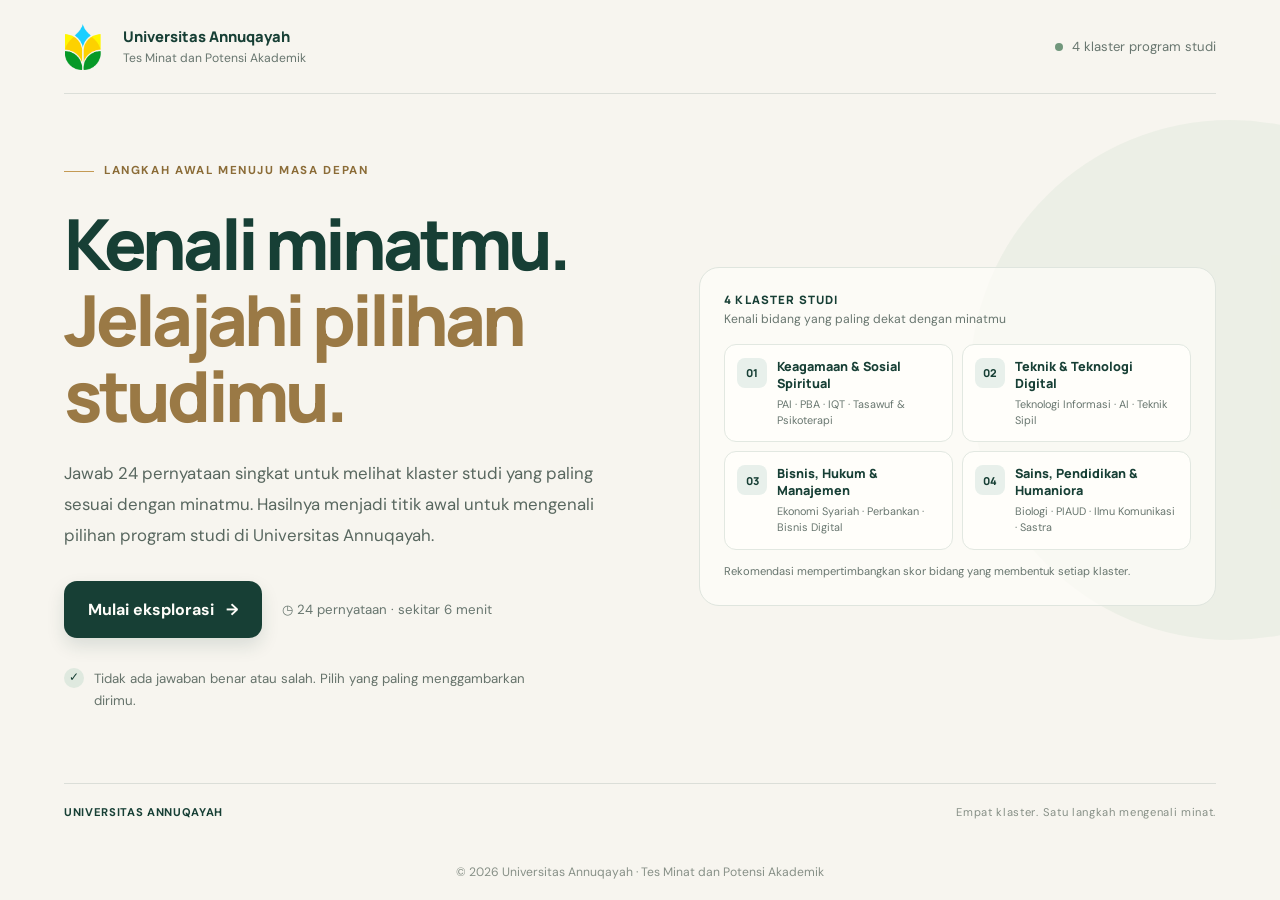
<file: index.html>
<!DOCTYPE html>
<html lang="id">
<head>
  <meta charset="UTF-8">
  <meta name="viewport" content="width=device-width, initial-scale=1.0">
  <meta name="theme-color" content="#173f35">
  <meta name="description" content="Kenali kecenderungan minat akademik Anda melalui Tes Minat dan Potensi Akademik Universitas Annuqayah.">
  <title>Tes Minat dan Potensi Akademik | Universitas Annuqayah</title>
  <link rel="icon" href="assets/logo-head.png" type="image/png">
  <link rel="preconnect" href="https://fonts.googleapis.com">
  <link rel="preconnect" href="https://fonts.gstatic.com" crossorigin>
  <link href="https://fonts.googleapis.com/css2?family=DM+Sans:wght@400;500;600;700&family=Manrope:wght@400;500;600;700;800&display=swap" rel="stylesheet">
  <link rel="stylesheet" href="css/styles.css">
</head>
<body>
  <a class="skip-link" href="#testPage">Lewati ke formulir tes</a>

  <section class="landing" id="landingPage">
    <nav class="topbar" aria-label="Identitas universitas">
      <a class="brand" href="index.html" aria-label="Tes Minat dan Potensi Akademik Universitas Annuqayah">
        <img src="assets/logo-head.png" alt="" class="brand-logo">
        <span><strong>Universitas Annuqayah</strong><small>Tes Minat dan Potensi Akademik</small></span>
      </a>
      <span class="topbar-note"><span class="status-dot"></span> 4 klaster program studi</span>
    </nav>

    <main class="hero">
      <div class="hero-copy">
        <p class="eyebrow"><span class="eyebrow-line"></span> LANGKAH AWAL MENUJU MASA DEPAN</p>
        <h1>Kenali minatmu.<br><em>Jelajahi pilihan studimu.</em></h1>
        <p class="hero-description">Jawab 24 pernyataan singkat untuk melihat klaster studi yang paling sesuai dengan minatmu. Hasilnya menjadi titik awal untuk mengenali pilihan program studi di Universitas Annuqayah.</p>
        <div class="hero-actions">
          <button class="btn btn-primary btn-large" id="startTestBtn" type="button">Mulai eksplorasi <span aria-hidden="true">→</span></button>
          <span class="time-note"><span aria-hidden="true">◷</span> 24 pernyataan · sekitar 6 menit</span>
        </div>
        <div class="trust-note"><span class="trust-icon" aria-hidden="true">✓</span><span>Tidak ada jawaban benar atau salah. Pilih yang paling menggambarkan dirimu.</span></div>
      </div>
      <div class="hero-art cluster-overview" aria-label="Empat klaster program studi Universitas Annuqayah">
        <div class="cluster-overview-head"><span>4 KLASTER STUDI</span><small>Kenali bidang yang paling dekat dengan minatmu</small></div>
        <div class="cluster-grid">
          <article class="cluster-tile"><span class="cluster-mark">01</span><div><strong>Keagamaan & Sosial Spiritual</strong><small>PAI · PBA · IQT · Tasawuf & Psikoterapi</small></div></article>
          <article class="cluster-tile"><span class="cluster-mark">02</span><div><strong>Teknik & Teknologi Digital</strong><small>Teknologi Informasi · AI · Teknik Sipil</small></div></article>
          <article class="cluster-tile"><span class="cluster-mark">03</span><div><strong>Bisnis, Hukum & Manajemen</strong><small>Ekonomi Syariah · Perbankan · Bisnis Digital</small></div></article>
          <article class="cluster-tile"><span class="cluster-mark">04</span><div><strong>Sains, Pendidikan & Humaniora</strong><small>Biologi · PIAUD · Ilmu Komunikasi · Sastra</small></div></article>
        </div>
        <p class="cluster-footnote">Rekomendasi mempertimbangkan skor bidang yang membentuk setiap klaster.</p>
      </div>
    </main>
    <div class="landing-bottom">
      <span>UNIVERSITAS ANNUQAYAH</span><span>Empat klaster. Satu langkah mengenali minat.</span>
    </div>
  </section>

  <div id="testPage" class="test-shell hidden">
    <header class="app-header">
      <a class="brand" href="index.html" aria-label="Kembali ke beranda">
        <img src="assets/logo-head.png" alt="" class="brand-logo">
        <span><strong>Universitas Annuqayah</strong><small>Tes Minat dan Potensi Akademik</small></span>
      </a>
      <button type="button" class="text-button" id="backToHomeBtn">Keluar dari tes</button>
    </header>

    <main class="test-main">
      <section id="section-biodata" class="panel form-panel" aria-labelledby="biodataTitle">
        <div class="panel-heading">
          <span class="step-kicker">LANGKAH 01</span>
          <h2 id="biodataTitle">Kenalan dulu, yuk</h2>
          <p>Informasi ini membantu mengidentifikasi hasil tesmu.</p>
        </div>
        <form id="biodataForm" novalidate>
          <div class="form-grid">
            <div class="form-group form-wide">
              <label for="nama">Nama lengkap <span class="required-mark">*</span></label>
              <input type="text" id="nama" name="nama" autocomplete="name" maxlength="100" placeholder="Contoh: Ahmad Fulan" required>
              <small class="field-hint">Gunakan nama yang ingin dicantumkan pada laporan.</small>
            </div>
            <div class="form-group">
              <label for="asalSekolah">Asal sekolah <span class="required-mark">*</span></label>
              <input type="text" id="asalSekolah" name="asalSekolah" autocomplete="organization" maxlength="150" placeholder="Nama sekolah" required>
            </div>
            <div class="form-group">
              <label for="kelas">Kelas / tahun lulus <span class="required-mark">*</span></label>
              <input type="text" id="kelas" name="kelas" maxlength="60" placeholder="Contoh: XII / 2026" required>
            </div>
            <div class="form-group form-wide">
              <label for="whatsapp">Nomor WhatsApp <span class="required-mark">*</span></label>
              <input type="tel" id="whatsapp" name="whatsapp" autocomplete="tel" inputmode="tel" maxlength="25" placeholder="Contoh: 08xxxxxxxxxx" required>
              <small class="field-hint">Masukkan nomor yang aktif, tanpa perlu menambahkan tanda +.</small>
            </div>
          </div>
          <div class="privacy-consent">
            <label class="checkline" for="dataConsent">
              <input type="checkbox" id="dataConsent" required>
              <span>Saya menyetujui data diri dan hasil tes dikirim ke Google Sheets untuk memproses tes ini.</span>
            </label>
            <p>Jangan masukkan informasi yang tidak diperlukan. Pastikan pengelola tes telah menyediakan penjelasan privasi sebelum menggunakan data untuk tujuan lain.</p>
          </div>
          <p class="form-error hidden" id="biodataError" role="alert"></p>
          <div class="panel-actions actions-end">
            <button type="submit" class="btn btn-primary">Lanjut ke petunjuk <span aria-hidden="true">→</span></button>
          </div>
        </form>
      </section>

      <section id="section-instruction" class="panel instruction-panel hidden" aria-labelledby="instructionTitle">
        <div class="panel-heading">
          <span class="step-kicker">LANGKAH 02</span>
          <h2 id="instructionTitle">Tidak perlu menebak jawaban terbaik</h2>
          <p>Yang kami cari adalah kecenderungan minatmu, bukan nilai rapor.</p>
        </div>
        <div class="instruction-list">
          <div class="instruction-item"><span>01</span><div><strong>Jawab dengan jujur</strong><p>Pilih jawaban yang paling sesuai dengan dirimu saat ini.</p></div></div>
          <div class="instruction-item"><span>02</span><div><strong>Ikuti intuisi pertama</strong><p>Tidak perlu terlalu lama memikirkan satu pernyataan.</p></div></div>
          <div class="instruction-item"><span>03</span><div><strong>Lengkapi semua pernyataan</strong><p>Kamu bisa kembali ke bagian sebelumnya sebelum mengirim jawaban.</p></div></div>
        </div>
        <div class="notice"><span aria-hidden="true">i</span><p>Hasil merupakan gambaran awal untuk eksplorasi minat, bukan diagnosis atau keputusan mutlak tentang jurusan.</p></div>
        <div class="panel-actions">
          <button type="button" class="btn btn-secondary" id="backToBiodataBtn">Kembali</button>
          <button type="button" class="btn btn-primary" id="btnToQuestions">Saya siap <span aria-hidden="true">→</span></button>
        </div>
      </section>

      <section id="section-questions" class="panel questions-panel hidden" aria-labelledby="questionsTitle">
        <div class="question-topline">
          <div><span class="step-kicker">LANGKAH 03</span><h2 id="questionsTitle">Apa yang menarik bagimu?</h2></div>
          <span class="progress-count" id="progressText" aria-live="polite">Pernyataan 1–4 dari 24</span>
        </div>
        <div class="progress-wrapper" role="progressbar" aria-label="Progres tes" aria-valuemin="0" aria-valuemax="24" aria-valuenow="0" id="progressTrack">
          <div class="progress-bar" id="progressBar"></div>
        </div>
        <p class="progress-caption" id="progressCaption">Awal yang baik—lanjutkan sesuai ritmemu.</p>
        <div id="questionsContainer"></div>
        <p class="form-error hidden" id="questionError" role="alert"></p>
        <div class="panel-actions question-actions">
          <button type="button" class="btn btn-secondary hidden" id="prevBtn">← Sebelumnya</button>
          <span class="autosave-note">Jawaban tersimpan selama tes berlangsung.</span>
          <button type="button" class="btn btn-primary" id="nextBtn">Lanjut <span aria-hidden="true">→</span></button>
          <button type="button" class="btn btn-primary hidden" id="submitBtn">Lihat hasil <span aria-hidden="true">→</span></button>
        </div>
      </section>
    </main>
    <footer class="app-footer"><span>Universitas Annuqayah</span><span>Luangkan waktu, kenali dirimu.</span></footer>
  </div>

  <footer class="landing-footer" id="landingFooter">© 2026 Universitas Annuqayah · Tes Minat dan Potensi Akademik</footer>

  <script src="js/questions.js"></script>
  <script src="js/scoring.js"></script>
  <script src="js/main.js"></script>
</body>
</html>
</file>
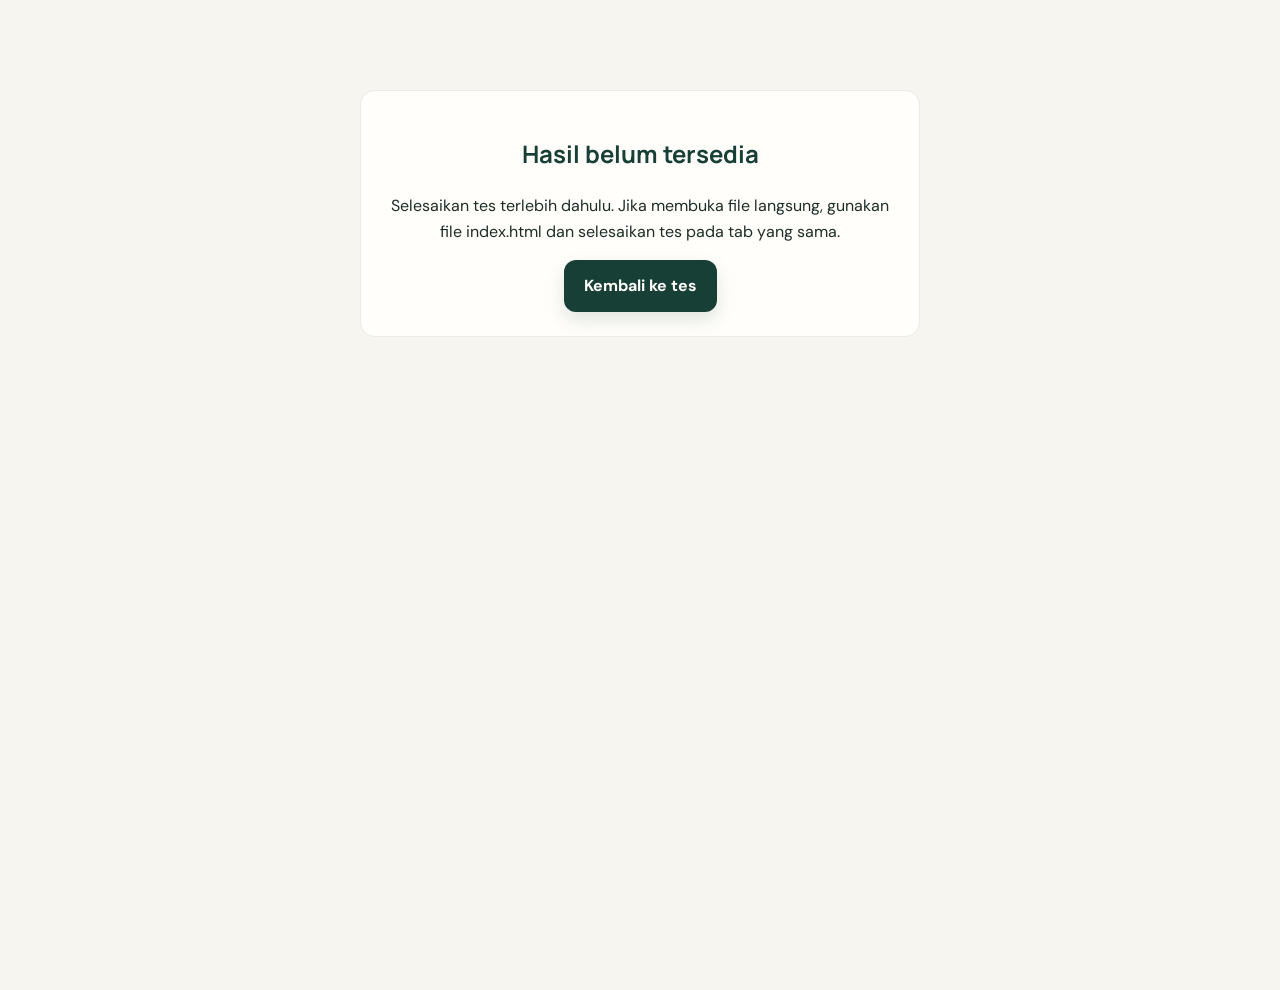
<file: result.html>
<!DOCTYPE html>
<html lang="id">
<head>
  <meta charset="UTF-8"><meta name="viewport" content="width=device-width, initial-scale=1"><meta name="theme-color" content="#173f35">
  <title>Hasil Tes Minat dan Potensi Akademik | Universitas Annuqayah</title>
  <link rel="icon" href="assets/logo-head.png" type="image/png">
  <link rel="preconnect" href="https://fonts.googleapis.com"><link rel="preconnect" href="https://fonts.gstatic.com" crossorigin>
  <link href="https://fonts.googleapis.com/css2?family=DM+Sans:wght@400;500;600;700&family=Manrope:wght@400;500;600;700;800&display=swap" rel="stylesheet"><link rel="stylesheet" href="css/styles.css">
  <style>
    .result-page{min-height:100vh;padding:0 16px 30px}.result-wrap{max-width:900px;margin:22px auto 0}.result-banner{background:var(--forest);color:#fffefa;border-radius:18px;padding:clamp(20px,4vw,34px);position:relative;overflow:hidden}.result-brand{display:flex;align-items:center;gap:7px;position:relative;z-index:1}.result-brand img{width:clamp(38px,8vw,48px);height:48px;max-height:48px;object-fit:contain;object-position:left center}.result-brand span{display:flex;flex-direction:column}.result-brand strong{font:800 .84rem Manrope,sans-serif}.result-brand small{color:#c8d8ce;font-size:.7rem}.result-overline{margin:22px 0 6px;color:#d5bd8d;font-size:.65rem;font-weight:700;letter-spacing:.13em;text-transform:uppercase}.result-banner h1{font:800 clamp(1.65rem,4vw,2.6rem)/1.15 Manrope,sans-serif;letter-spacing:-.04em;margin:0}.result-banner>p:last-child{color:#dce7df;max-width:620px;font-size:.86rem;margin:9px 0 0}.result-content{display:grid;grid-template-columns:minmax(0,1.1fr) minmax(0,.9fr);gap:12px;margin-top:12px}.result-card{min-width:0;padding:clamp(16px,3vw,24px);background:var(--paper);border:1px solid rgba(23,63,53,.09);border-radius:15px}.result-card h2{color:var(--forest);font:800 1rem Manrope,sans-serif;margin:0 0 6px}.subcopy{color:var(--muted);font-size:.76rem;margin:0 0 14px}.category-pill{display:inline-flex;background:var(--forest-soft);color:var(--forest);border-radius:999px;padding:6px 10px;font-size:.72rem;font-weight:800;margin:5px 0 10px}.result-narrative{color:#536158;line-height:1.7;font-size:.85rem;margin:0}.score-row{margin:13px 0 0}.score-label{display:flex;justify-content:space-between;gap:10px;font-size:.78rem;font-weight:700}.score-label span:last-child{color:var(--forest);font-variant-numeric:tabular-nums}.score-track{height:7px;background:#e8ece6;border-radius:999px;overflow:hidden;margin-top:6px}.score-fill{height:100%;width:0;background:#648c72;border-radius:inherit}.recommendation-list,.popular-list{padding:0;list-style:none;margin:12px 0 0;display:grid;gap:8px}.recommendation-list li{display:flex;gap:9px;align-items:flex-start;color:#405347;font-size:.81rem}.recommendation-list li::before{content:"↗";display:grid;place-items:center;flex:0 0 21px;height:21px;border-radius:6px;background:#e8f0e9;color:var(--forest);font-weight:800}.popular-list{grid-template-columns:repeat(2,minmax(0,1fr));gap:7px}.popular-list li{border:1px solid var(--line);border-radius:10px;padding:9px;min-width:0}.popular-list strong{display:block;color:#30463a;font-size:.76rem;line-height:1.35}.popular-list small{display:block;color:var(--muted);font-size:.67rem;margin-top:4px}.rank{color:#8b6c37;font-weight:800;margin-right:4px}.primary-recommendation{padding:13px 14px;border:1px solid #c9d9cc;background:#f1f6f0;border-radius:11px;color:var(--forest)}.primary-recommendation small{display:block;text-transform:uppercase;letter-spacing:.08em;font-size:.65rem;font-weight:800;margin-bottom:5px;color:#627b68}.primary-recommendation strong{font:800 1.08rem Manrope,sans-serif}.alternative-heading{font:800 .8rem Manrope,sans-serif;color:var(--forest);margin:14px 0 0}.pmb-link{margin:18px 0 0;text-align:center;font-size:.82rem}.pmb-link a{color:var(--forest);font-weight:800;text-decoration:underline;text-underline-offset:3px}.result-disclaimer{background:#f7f0e2;color:#755e37;border-radius:10px;padding:11px 13px;margin-top:12px;font-size:.72rem;line-height:1.55}.result-actions{display:flex;justify-content:flex-end;gap:9px;flex-wrap:wrap;margin-top:14px}.result-actions .btn{min-height:42px;padding:9px 13px;font-size:.8rem}.result-empty{max-width:560px;margin:10vh auto;text-align:center}.result-empty h1{font-family:Manrope,sans-serif;color:var(--forest)}.source-note{color:var(--muted);font-size:.68rem;line-height:1.5;margin:10px 0 0}.full-width{grid-column:1/-1}.accreditation-details summary{cursor:pointer;color:var(--forest);font:800 1rem Manrope,sans-serif}.accreditation-grid{display:grid;grid-template-columns:repeat(2,minmax(0,1fr));gap:9px}.accreditation-grid>div{background:#f7f8f4;border-radius:9px;padding:11px}.accreditation-grid strong{font-size:.78rem;color:var(--forest)}.accreditation-grid p{font-size:.75rem;color:#536158;margin:5px 0 0;line-height:1.5}.accreditation-details[open] summary{margin-bottom:12px}
    @media(max-width:640px){.result-page{padding:0 10px 20px}.result-wrap{margin-top:10px}.result-banner{border-radius:14px}.result-content{grid-template-columns:1fr;gap:9px}.popular-list{grid-template-columns:1fr 1fr}.result-actions{display:grid;grid-template-columns:1fr 1fr}.result-actions .btn{width:100%;font-size:.74rem}.result-card{padding:15px}.result-overline{margin-top:17px}}
    @media(max-width:480px){.accreditation-grid{grid-template-columns:1fr}}@media(max-width:360px){.popular-list{grid-template-columns:1fr}.result-actions{grid-template-columns:1fr}}
  </style>
</head>
<body>
  <main class="result-page"><div class="result-wrap" id="resultWrap">
    <section class="result-banner"><div class="result-brand"><img src="assets/logo-head.png" alt=""><span><strong>Universitas Annuqayah</strong><small>Tes Minat dan Potensi Akademik</small></span></div><p class="result-overline">HASIL EKSPLORASI DIRI</p><h1 id="resultTitle">Hasil tesmu sudah siap.</h1><p>Gunakan hasil ini sebagai awal untuk mengeksplorasi pilihan studi, bukan sebagai keputusan mutlak.</p></section>
    <div class="result-content">
      <section class="result-card"><h2>Gambaran minatmu</h2><p class="subcopy">Ringkasan berdasarkan jawaban yang kamu berikan.</p><span class="category-pill" id="dominantCategory">Bidang utama</span><p class="result-narrative" id="resultNarrative"></p><div class="result-disclaimer">Tes ini bersifat eksploratif, bukan tes psikologi klinis atau jaminan kecocokan jurusan. Pertimbangkan juga kemampuan, nilai, pengalaman, dan konsultasi dengan guru BK.</div></section>
      <section class="result-card"><h2>Ringkasan skor</h2><p class="subcopy">Setiap bidang memiliki 4 pernyataan, skor 4–20.</p><div id="scoreGrid"></div></section>
      <section class="result-card"><h2>Rekomendasi program studi</h2><p class="subcopy">Satu rekomendasi utama dan dua alternatif berdasarkan klaster dengan skor tertinggi.</p><div id="primaryRecommendation" class="primary-recommendation"></div><h3 class="alternative-heading">Dua pilihan alternatif</h3><ul class="recommendation-list" id="recommendationList"></ul></section>
      
      <details class="result-card full-width accreditation-details"><summary>Ringkasan akreditasi prodi S1</summary><p class="subcopy">Ringkasan berikut hanya mengikuti data masukan dan harus diverifikasi kembali sebelum dipakai untuk keputusan.</p><div class="accreditation-grid"><div><strong>Unggul*</strong><p>Pendidikan Agama Islam (PAI); Pendidikan Bahasa Arab (PBA).</p></div><div><strong>Baik Sekali*</strong><p>Biologi; Pendidikan Islam Anak Usia Dini (PIAUD).</p></div><div><strong>Baik*</strong><p>Ekonomi Syari’ah; Perbankan Syariah; Hukum Ekonomi Syari’ah; Hukum Keluarga Islam; Matematika; Kimia; Teknologi Hasil Pertanian; Ilmu al-Quran dan Tafsir; Tasawuf dan Psikoterapi.</p></div><div><strong>Perlu verifikasi</strong><p>Bisnis Digital; Hukum Bisnis; Sains Lingkungan; Teknik Sipil; Teknologi Informasi; Kecerdasan Buatan; Ilmu Komunikasi; Sastra Indonesia.</p></div></div><p class="source-note">Rujukan untuk pemeriksaan: <a href="https://ua.ac.id/" target="_blank" rel="noopener">Situs resmi Universitas Annuqayah</a>, <a href="https://saintek.ua.ac.id/akreditasi/" target="_blank" rel="noopener">halaman akreditasi Fakultas Saintek</a>, serta <a href="https://www.banpt.or.id/" target="_blank" rel="noopener">BAN-PT</a> atau LAM terkait.</p></details>
    </div>
    <p class="pmb-link"><a href="https://pmb.ua.ac.id/" target="_blank" rel="noopener noreferrer">Informasi lengkap Penerimaan Mahasiswa Baru (PMB) ↗</a></p><div class="result-actions"><button type="button" class="btn btn-secondary" id="backHomeBtn">Kembali ke beranda</button><button type="button" class="btn btn-primary" id="pdfBtn">Cetak / simpan PDF ↗</button></div>
  </div></main>
<script>
(() => {
  const PREFIX = "annuqayah-tmb-result:";
  const labels = { pendidikan:"Pendidikan", keagamaan:"Kajian Keislaman", bisnis:"Bisnis & Ekonomi", teknologi:"Teknologi", sains:"Sains & Lingkungan", komunikasi:"Komunikasi & Kreativitas" };
  const scoreFields = { pendidikan:"skorPendidikan", keagamaan:"skorKeagamaan", bisnis:"skorBisnis", teknologi:"skorTeknologi", sains:"skorSains", komunikasi:"skorKomunikasi" };
  function readData() {
    try { if (window.name.startsWith(PREFIX)) return JSON.parse(decodeURIComponent(window.name.slice(PREFIX.length))); } catch (_) {}
    try { const raw = localStorage.getItem("hasilTes"); if (raw) return JSON.parse(raw); } catch (_) {}
    return null;
  }
  const data = readData();
  if (!data) {
    const wrap = document.getElementById("resultWrap"); wrap.replaceChildren();
    const box = document.createElement("section"); box.className = "result-card result-empty";
    const title = document.createElement("h1"); title.textContent = "Hasil belum tersedia";
    const msg = document.createElement("p"); msg.textContent = "Selesaikan tes terlebih dahulu. Jika membuka file langsung, gunakan file index.html dan selesaikan tes pada tab yang sama.";
    const link = document.createElement("a"); link.className = "btn btn-primary"; link.href = "index.html"; link.textContent = "Kembali ke tes";
    box.append(title,msg,link); wrap.append(box); return;
  }
  document.getElementById("resultTitle").textContent = data.nama ? `Terima kasih, ${data.nama}.` : "Hasil tesmu sudah siap.";
  const scores = {};
  Object.entries(scoreFields).forEach(([key, field]) => scores[key] = Number(data[field]) || 0);
  const topCategories = Object.keys(scores).sort((a, b) => scores[b] - scores[a] || Object.keys(scores).indexOf(a) - Object.keys(scores).indexOf(b)).slice(0, 3);
  document.getElementById("dominantCategory").textContent = `Tiga kecenderungan teratas: ${topCategories.map(k => labels[k] || k).join(" • ")}`;
  document.getElementById("resultNarrative").textContent = `Tiga bidang dengan skor tertinggi adalah ${topCategories.map(k => labels[k] || k).join(", ")}. Gunakan hasil ini sebagai bahan awal untuk mengeksplorasi pilihan studi, bukan sebagai keputusan mutlak.`;
  const scoreGrid = document.getElementById("scoreGrid");
  Object.entries(scores).forEach(([key, score]) => {
    const row = document.createElement("div"); row.className = "score-row";
    const label = document.createElement("div"); label.className = "score-label";
    const name = document.createElement("span"); name.textContent = labels[key]; const val = document.createElement("span"); val.textContent = `${score}/20`;
    label.append(name,val); const track = document.createElement("div"); track.className = "score-track";
    const fill = document.createElement("div"); fill.className = "score-fill"; fill.style.width = `${Math.max(0,Math.min(100,score/20*100))}%`;
    track.append(fill); row.append(label,track); scoreGrid.append(row);
  });
  const clusters = [
    { id:"keagamaan", label:"Keagamaan & Sosial Spiritual", dimensions:["keagamaan"], programs:["Pendidikan Agama Islam (PAI)","Pendidikan Bahasa Arab (PBA)","Ilmu al-Quran dan Tafsir (IQT)","Tasawuf dan Psikoterapi"] },
    { id:"teknologi", label:"Teknik & Teknologi Digital", dimensions:["teknologi"], programs:["Teknologi Informasi","Kecerdasan Buatan (AI)","Teknik Sipil"] },
    { id:"bisnis", label:"Bisnis, Hukum & Manajemen", dimensions:["bisnis"], programs:["Ekonomi Syari’ah","Perbankan Syariah","Bisnis Digital","Hukum Ekonomi Syari’ah (Mu'amalah)","Hukum Keluarga Islam (Ahwal Syakhsiyyah)","Hukum Bisnis"] },
    { id:"humaniora", label:"Sains, Pendidikan & Humaniora", dimensions:["pendidikan","sains","komunikasi"], programs:["Biologi","Matematika","Kimia","Teknologi Hasil Pertanian (THP)","Sains Lingkungan","Pendidikan Islam Anak Usia Dini (PIAUD)","Ilmu Komunikasi","Sastra Indonesia"] }
  ];
  const rankedClusters = clusters.map(c => ({...c, score:c.dimensions.reduce((sum,key)=>sum+(scores[key]||0),0)/c.dimensions.length})).sort((a,b)=>b.score-a.score || clusters.findIndex(c=>c.id===a.id)-clusters.findIndex(c=>c.id===b.id));
  const preferredProgram = cluster => {
    if (cluster.id !== "humaniora") return cluster.programs[0];
    const bestDim = ["pendidikan","sains","komunikasi"].sort((a,b)=>scores[b]-scores[a])[0];
    return bestDim === "pendidikan" ? "Pendidikan Islam Anak Usia Dini (PIAUD)" : bestDim === "komunikasi" ? "Ilmu Komunikasi" : "Biologi";
  };
  const primary = rankedClusters[0];
  const primaryNameText = preferredProgram(primary);
  const primaryBox = document.getElementById("primaryRecommendation");
  const primaryLabel = document.createElement("small"); primaryLabel.textContent = `REKOMENDASI UTAMA · ${primary.label}`;
  const primaryName = document.createElement("strong"); primaryName.textContent = primaryNameText; primaryBox.append(primaryLabel, primaryName);
  const alternativeList = document.getElementById("recommendationList");
  const alternatives = [];
  rankedClusters.slice(1).forEach(cluster => { const name = preferredProgram(cluster); if (alternatives.length < 2 && name !== primaryNameText && !alternatives.includes(name)) alternatives.push(name); });
  while (alternatives.length < 2) { const next = primary.programs.find(name => name !== primaryNameText && !alternatives.includes(name)); if (!next) break; alternatives.push(next); }
  alternatives.slice(0,2).forEach((name,index) => { const li = document.createElement("li"); li.textContent = `${name} — alternatif ${index+1}`; alternativeList.append(li); });
  document.getElementById("backHomeBtn").addEventListener("click", () => { window.location.href = "index.html"; });
  document.getElementById("pdfBtn").addEventListener("click", () => {
    try { window.name = PREFIX + encodeURIComponent(JSON.stringify(data)); } catch (_) {}
    const reportWindow = window.open("about:blank", "_blank");
    if (reportWindow) { try { reportWindow.name = PREFIX + encodeURIComponent(JSON.stringify(data)); reportWindow.location.href = "template-pdf.html"; } catch (_) { reportWindow.location.href = "template-pdf.html"; } }
  });
})();
</script>
</body></html>
</file>
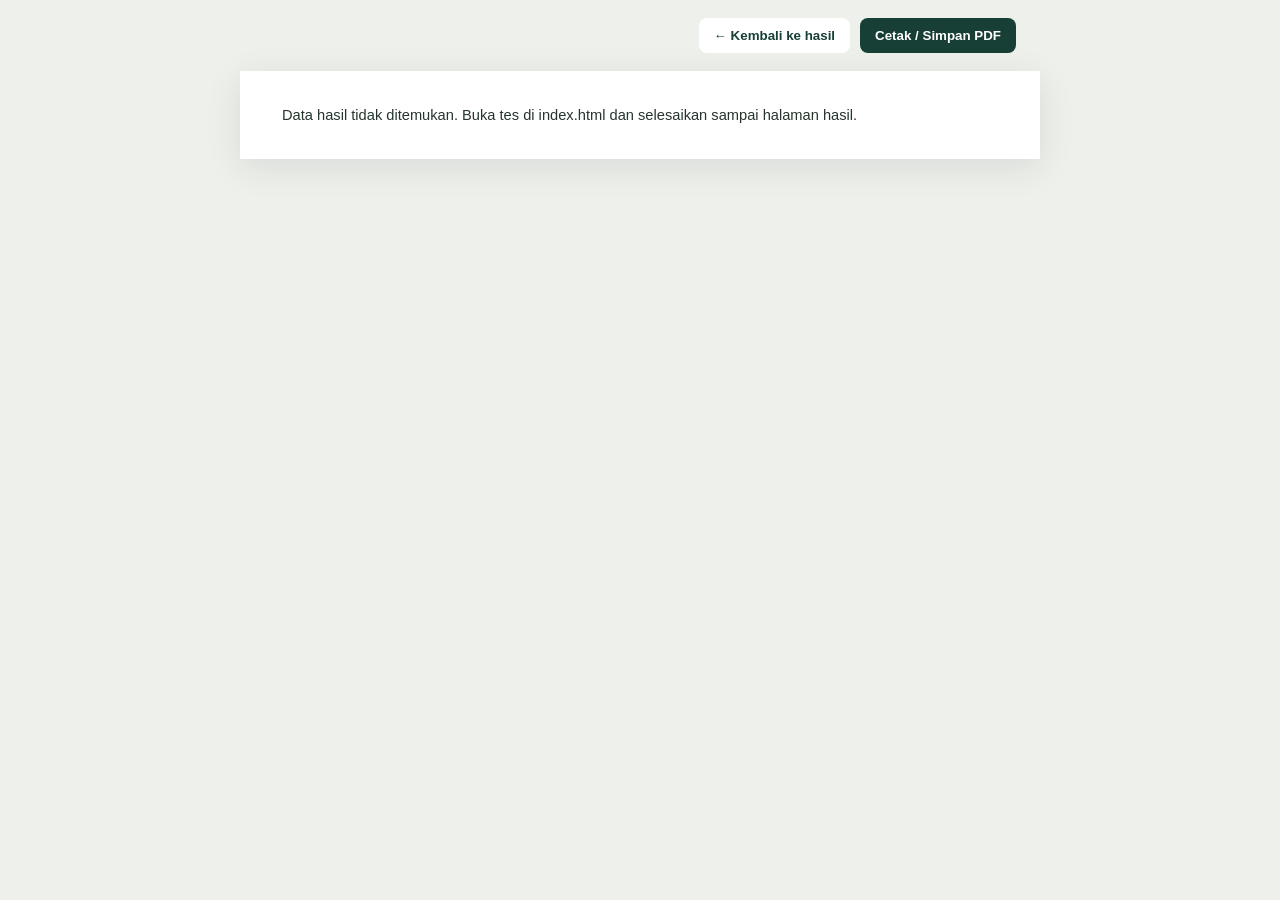
<file: template-pdf.html>
<!DOCTYPE html>
<html lang="id">
<head>
  <meta charset="UTF-8">
  <meta name="viewport" content="width=device-width, initial-scale=1">
  <title>Laporan Tes Minat dan Potensi Akademik — Universitas Annuqayah</title>
  <style>
    :root { --green: #173f35; --ink: #26352d; --muted: #647168; --line: #dfe5de; --cream: #f7f5ef; }
    * { box-sizing: border-box; }
    body { margin: 0; background: #eef0eb; color: var(--ink); font: 11pt/1.65 Arial, sans-serif; }
    .toolbar { max-width: 800px; margin: 18px auto 0; display: flex; justify-content: flex-end; gap: 10px; padding: 0 24px; }
    .toolbar button, .toolbar a { border: 0; border-radius: 8px; padding: 10px 15px; font: 700 10pt Arial, sans-serif; cursor: pointer; text-decoration: none; }
    .print-btn { background: var(--green); color: white; }
    .back-btn { background: white; color: var(--green); }
    .report { max-width: 800px; min-height: 0; margin: 18px auto 40px; background: white; padding: 32px 42px; box-shadow: 0 8px 35px #1c30251a; }
    .report-header { text-align: center; border-bottom: 2px solid var(--green); padding-bottom: 12px; }
    .report-header img { width: min(220px, 65%); max-height: 54px; object-fit: contain; }
    .report-header h1 { font-size: 18pt; color: var(--green); margin: 10px 0 2px; }
    .report-header p { margin: 0; color: var(--muted); font-size: 10pt; }
    .report-kicker { color: #967441 !important; letter-spacing: 1.2px; font-weight: 700; font-size: 7.5pt !important; margin-top: 9px !important; }
    h2 { color: var(--green); font-size: 11pt; margin: 14px 0 6px; }
    .participant-grid { display: grid; grid-template-columns: 1fr 1fr; gap: 6px 16px; background: var(--cream); border-radius: 8px; padding: 10px 12px; }
    .participant-item small { display: block; color: var(--muted); font-size: 8.5pt; }
    .participant-item strong { overflow-wrap: anywhere; }
    #pNarrative { margin: 0; }
    .score-row { display: grid; grid-template-columns: 110px 1fr 42px; align-items: center; gap: 10px; margin: 6px 0; font-size: 9pt; }
    .track { height: 6px; background: #e8ece6; border-radius: 8px; overflow: hidden; }
    .fill { height: 100%; background: #648c72; }
    .recommendations { padding-left: 20px; margin-top: 8px; }
    .recommendations li { margin: 4px 0; }
    .disclaimer { margin-top: 13px; padding: 9px 11px; border-left: 3px solid #c49a54; background: #f8f3e8; color: #665638; font-size: 9pt; }
    .report-footer { border-top: 1px solid var(--line); margin-top: 14px; padding-top: 8px; display: flex; justify-content: space-between; gap: 10px; color: var(--muted); font-size: 8pt; }
    @media (max-width: 600px) { .report { margin: 12px; padding: 28px 22px; min-height: auto; } .participant-grid { grid-template-columns: 1fr; } .score-row { grid-template-columns: 90px 1fr 38px; gap: 8px; } }
    @page { size: A4; margin: 10mm; }
    @media print {
      body { background: white; font-size: 9pt; line-height: 1.4; }
      .toolbar { display: none !important; }
      .report { margin: 0; padding: 0; max-width: none; min-height: 0; box-shadow: none; }
      .report-header, .participant-grid, .disclaimer, .score-row { break-inside: avoid; }
      h2 { break-after: avoid; }
      .report-footer { margin-top: 10px; }
      h2 { margin-top: 10px; margin-bottom: 5px; }
      .score-row { margin: 4px 0; }
      .disclaimer { margin-top: 9px; padding: 7px 9px; }
      .participant-grid { padding: 8px 10px; }
      .report-header img { max-height: 46px; }
    }
  </style>
</head>
<body>
  <nav class="toolbar" aria-label="Kontrol laporan">
    <a class="back-btn" href="result.html">← Kembali ke hasil</a>
    <button class="print-btn" type="button" onclick="window.print()">Cetak / Simpan PDF</button>
  </nav>
  <main class="report" id="report">
    <header class="report-header">
      <img src="assets/logo.png" alt="Logo Universitas Annuqayah">
      <p>Tes Minat dan Potensi Akademik</p>
      <p class="report-kicker">LAPORAN RINGKAS HASIL EKSPLORASI</p>
    </header>
    <section>
      <h2>Informasi peserta</h2>
      <div class="participant-grid">
        <div class="participant-item"><small>Nama lengkap</small><strong id="pNama">—</strong></div>
        <div class="participant-item"><small>Asal sekolah</small><strong id="pSekolah">—</strong></div>
        <div class="participant-item"><small>Kelas / tahun lulus</small><strong id="pKelas">—</strong></div>
        <div class="participant-item"><small>Tanggal pengerjaan</small><strong id="pTanggal">—</strong></div>
      </div>
    </section>
    <section>
      <h2>Gambaran minat</h2>
      <p id="pKategori"><strong>Tiga kecenderungan teratas:</strong> —</p>
      <p id="pNarrative">Hasil ini dapat digunakan sebagai bahan awal untuk mengeksplorasi minat akademik.</p>
    </section>
    <section>
      <h2>Ringkasan skor</h2>
      <div class="score-row"><span>Pendidikan</span><div class="track"><div class="fill" id="barPendidikan"></div></div><strong id="pPendidikan">0/20</strong></div>
      <div class="score-row"><span>Keagamaan</span><div class="track"><div class="fill" id="barKeagamaan"></div></div><strong id="pKeagamaan">0/20</strong></div>
      <div class="score-row"><span>Bisnis</span><div class="track"><div class="fill" id="barBisnis"></div></div><strong id="pBisnis">0/20</strong></div>
      <div class="score-row"><span>Teknologi</span><div class="track"><div class="fill" id="barTeknologi"></div></div><strong id="pTeknologi">0/20</strong></div>
      <div class="score-row"><span>Sains</span><div class="track"><div class="fill" id="barSains"></div></div><strong id="pSains">0/20</strong></div>
      <div class="score-row"><span>Komunikasi</span><div class="track"><div class="fill" id="barKomunikasi"></div></div><strong id="pKomunikasi">0/20</strong></div>
    </section>
    <section>
      <h2>Rekomendasi program studi</h2>
      <p><strong>Rekomendasi utama:</strong> <span id="pPrimary">—</span></p>
      <p><strong>Dua pilihan alternatif:</strong></p><ul class="recommendations" id="pRekomendasi"></ul>
      <p style="font-size:9pt;margin-top:18px"><a href="https://pmb.ua.ac.id/">Informasi lengkap Penerimaan Mahasiswa Baru (PMB) — pmb.ua.ac.id</a></p>
    </section>
    <p class="disclaimer">Catatan: hasil ini merupakan gambaran awal berdasarkan jawaban yang diberikan, bukan diagnosis psikologis atau keputusan mutlak tentang jurusan. Pertimbangkan pula kemampuan, pengalaman, nilai akademik, konsultasi dengan guru atau penasihat, serta informasi resmi program studi.</p>
    <footer class="report-footer"><span>Universitas Annuqayah</span><span>Tes Minat dan Potensi Akademik</span></footer>
  </main>
  <script>
    (() => {
      const PREFIX = "annuqayah-tmb-result:";
      function readData() {
        try { if (window.name.startsWith(PREFIX)) return JSON.parse(decodeURIComponent(window.name.slice(PREFIX.length))); } catch (_) {}
        try { const raw = localStorage.getItem("hasilTes"); if (raw) return JSON.parse(raw); } catch (_) {}
        return null;
      }
      const data = readData();
      if (!data) { document.getElementById("report").textContent = "Data hasil tidak ditemukan. Buka tes di index.html dan selesaikan sampai halaman hasil."; return; }
      const setText = (id, value) => { document.getElementById(id).textContent = value || "—"; };
      setText("pNama", data.nama); setText("pSekolah", data.asalSekolah); setText("pKelas", data.kelas);
      const date = data.tanggalTes ? new Date(data.tanggalTes) : new Date();
      setText("pTanggal", Number.isNaN(date.getTime()) ? "—" : date.toLocaleDateString("id-ID", { day:"numeric", month:"long", year:"numeric" }));
      const labels = { pendidikan:"Pendidikan", keagamaan:"Kajian Keislaman", bisnis:"Bisnis & Ekonomi", teknologi:"Teknologi", sains:"Sains & Lingkungan", komunikasi:"Komunikasi & Kreativitas" };
      const fields = { Pendidikan:"skorPendidikan", Keagamaan:"skorKeagamaan", Bisnis:"skorBisnis", Teknologi:"skorTeknologi", Sains:"skorSains", Komunikasi:"skorKomunikasi" };
      const scores = {}; Object.entries(fields).forEach(([label, field]) => { const score = Number(data[field]) || 0; scores[label.toLowerCase()] = score; setText("p"+label, `${score}/20`); const bar = document.getElementById("bar"+label); if (bar) bar.style.width = `${Math.max(0,Math.min(100,score/20*100))}%`; });
      const categoryLabels = { pendidikan:"Pendidikan", keagamaan:"Keagamaan & Kajian Islam", bisnis:"Bisnis & Ekonomi", teknologi:"Teknologi & Inovasi Digital", sains:"Sains & Lingkungan", komunikasi:"Komunikasi & Kreativitas" };
      const topCategories = Object.keys(scores).sort((a,b)=>scores[b]-scores[a] || Object.keys(scores).indexOf(a)-Object.keys(scores).indexOf(b)).slice(0,3);
      setText("pKategori", `Tiga kecenderungan teratas: ${topCategories.map(key=>categoryLabels[key]).join(" • ")}`);
      setText("pNarrative", `Tiga bidang dengan skor tertinggi adalah ${topCategories.map(key=>categoryLabels[key]).join(", ")}. Gunakan hasil ini sebagai bahan awal untuk mengeksplorasi pilihan studi, bukan sebagai keputusan mutlak.`);
      const clusters = [
        {id:"keagamaan",dimensions:["keagamaan"],programs:["Pendidikan Agama Islam (PAI)","Pendidikan Bahasa Arab (PBA)","Ilmu al-Quran dan Tafsir (IQT)","Tasawuf dan Psikoterapi"]},
        {id:"teknologi",dimensions:["teknologi"],programs:["Teknologi Informasi","Kecerdasan Buatan (AI)","Teknik Sipil"]},
        {id:"bisnis",dimensions:["bisnis"],programs:["Ekonomi Syari’ah","Perbankan Syariah","Bisnis Digital","Hukum Ekonomi Syari’ah (Mu'amalah)","Hukum Keluarga Islam (Ahwal Syakhsiyyah)","Hukum Bisnis"]},
        {id:"humaniora",dimensions:["pendidikan","sains","komunikasi"],programs:["Biologi","Matematika","Kimia","Teknologi Hasil Pertanian (THP)","Sains Lingkungan","Pendidikan Islam Anak Usia Dini (PIAUD)","Ilmu Komunikasi","Sastra Indonesia"]}
      ];
      const ranked = clusters.map(c=>({...c,score:c.dimensions.reduce((sum,key)=>sum+(scores[key]||0),0)/c.dimensions.length})).sort((a,b)=>b.score-a.score || clusters.findIndex(c=>c.id===a.id)-clusters.findIndex(c=>c.id===b.id));
      const preferredProgram = cluster => {
        if(cluster.id!=="humaniora") return cluster.programs[0];
        const best=["pendidikan","sains","komunikasi"].sort((a,b)=>scores[b]-scores[a])[0];
        return best==="pendidikan" ? "Pendidikan Islam Anak Usia Dini (PIAUD)" : best==="komunikasi" ? "Ilmu Komunikasi" : "Biologi";
      };
      const primary = ranked[0]; const primaryName=preferredProgram(primary); setText("pPrimary", primaryName);
      const alternatives=[]; ranked.slice(1).forEach(c=>{const name=preferredProgram(c);if(alternatives.length<2&&name!==primaryName&&!alternatives.includes(name)) alternatives.push(name);});
      while(alternatives.length<2){const next=primary.programs.find(name=>name!==primaryName&&!alternatives.includes(name));if(!next)break;alternatives.push(next);}
      const list=document.getElementById("pRekomendasi"); alternatives.slice(0,2).forEach((name,index)=>{const li=document.createElement("li");li.textContent=`${name} — alternatif ${index+1}`;list.append(li);});
    })();
  </script>
</body>
</html>
</file>
<file: css/styles.css>
/* Academic Modern — Universitas Annuqayah */
:root {
  --forest: #173f35;
  --forest-dark: #102f28;
  --forest-soft: #e8f0eb;
  --sage: #9ab7a5;
  --cream: #f7f5ef;
  --paper: #fffefa;
  --ink: #1d2d27;
  --muted: #68766f;
  --line: #dfe5de;
  --gold: #c49a54;
  --danger: #a33434;
  --shadow: 0 20px 60px rgba(25, 54, 43, .08);
  --radius-lg: 24px;
  --radius-md: 15px;
  font-synthesis: none;
}
* { box-sizing: border-box; }
html { scroll-behavior: smooth; }
body {
  margin: 0;
  min-height: 100vh;
  color: var(--ink);
  background: var(--cream);
  font-family: "DM Sans", sans-serif;
  line-height: 1.6;
  -webkit-font-smoothing: antialiased;
}
button, input { font: inherit; }
button { cursor: pointer; }
button:focus-visible, a:focus-visible, input:focus-visible, .option-label:focus-within {
  outline: 3px solid #c49a54;
  outline-offset: 3px;
}
a { color: inherit; }
.hidden { display: none !important; }
.skip-link {
  position: absolute; top: -60px; left: 16px; z-index: 20;
  background: var(--forest); color: white; padding: 10px 14px; border-radius: 8px;
}
.skip-link:focus { top: 12px; }
.landing {
  min-height: calc(100vh - 54px);
  max-width: 1440px;
  margin: 0 auto;
  padding: 0 clamp(22px, 6vw, 88px);
  display: flex;
  flex-direction: column;
  overflow: hidden;
  position: relative;
}
.landing::before {
  content: ""; position: absolute; width: 520px; height: 520px; border-radius: 50%;
  background: rgba(222, 231, 218, .46); right: -210px; top: 120px; pointer-events: none;
}
.topbar, .app-header {
  min-height: 94px; display: flex; align-items: center; justify-content: space-between;
  gap: 24px; border-bottom: 1px solid rgba(23, 63, 53, .12); position: relative; z-index: 1;
}
.brand { display: inline-flex; align-items: center; gap: 13px; text-decoration: none; min-width: 0; }
.brand-logo { width: 46px; height: 46px; object-fit: contain; flex: 0 0 auto; }
.brand span { display: flex; flex-direction: column; line-height: 1.35; }
.brand strong { font-family: "Manrope", sans-serif; font-size: .92rem; font-weight: 800; color: var(--forest); }
.brand small { color: var(--muted); font-size: .76rem; margin-top: 3px; }
.topbar-note { display: flex; align-items: center; gap: 9px; color: var(--muted); font-size: .82rem; }
.status-dot { width: 8px; height: 8px; border-radius: 50%; background: #71977c; }
.hero {
  position: relative; z-index: 1; flex: 1; display: grid; grid-template-columns: minmax(0, 1.05fr) minmax(390px, .95fr);
  align-items: center; gap: clamp(24px, 5vw, 76px); padding: 58px 0 64px;
}
.hero-copy { max-width: 620px; padding: 12px 0; }
.eyebrow, .step-kicker {
  font-size: .72rem; letter-spacing: .14em; font-weight: 700; color: #8b6c37;
}
.eyebrow { display: flex; align-items: center; gap: 10px; margin: 0 0 24px; }
.eyebrow-line { display: inline-block; width: 30px; height: 1px; background: var(--gold); }
.hero h1, .test-intro h1 {
  font-family: "Manrope", sans-serif; font-size: clamp(2.75rem, 5.5vw, 5rem);
  line-height: 1.08; letter-spacing: -.055em; margin: 0; color: var(--forest); font-weight: 800;
}
.hero h1 em { font-style: normal; color: #9a7945; }
.hero-description { color: #58675f; font-size: 1.05rem; max-width: 540px; margin: 25px 0 30px; line-height: 1.85; }
.hero-actions { display: flex; flex-wrap: wrap; align-items: center; gap: 20px; }
.btn {
  border: 1px solid transparent; border-radius: 12px; padding: 12px 19px; font-weight: 700;
  display: inline-flex; align-items: center; justify-content: center; gap: 12px; text-decoration: none;
  transition: background .18s ease, transform .18s ease, box-shadow .18s ease; min-height: 48px;
}
.btn:hover { transform: translateY(-1px); }
.btn-primary { background: var(--forest); color: #fffefa; box-shadow: 0 8px 18px rgba(23, 63, 53, .13); }
.btn-primary:hover { background: var(--forest-dark); box-shadow: 0 10px 24px rgba(23, 63, 53, .2); }
.btn-large { min-height: 56px; padding: 15px 23px; border-radius: 13px; }
.btn-secondary { background: #fffefa; border-color: #d7ded7; color: var(--forest); }
.btn-secondary:hover { background: #f0f3ee; }
.time-note { color: var(--muted); font-size: .83rem; }
.trust-note { display: flex; gap: 10px; align-items: flex-start; margin-top: 30px; color: #66736b; font-size: .83rem; max-width: 470px; }
.trust-icon { width: 20px; height: 20px; border-radius: 50%; background: #dfe9df; color: var(--forest); font-size: .72rem; display: inline-grid; place-items: center; flex: 0 0 auto; }
.hero-art { min-height: 470px; position: relative; display: grid; place-items: center; }
.art-orbit { position: absolute; border: 1px solid rgba(23, 63, 53, .12); border-radius: 50%; }
.orbit-one { width: 360px; height: 360px; }
.orbit-two { width: 470px; height: 470px; border-style: dashed; border-color: rgba(23, 63, 53, .11); }
.art-center {
  position: relative; z-index: 2; width: 185px; height: 185px; border-radius: 50%; background: var(--forest);
  color: #f9f6ed; display: flex; flex-direction: column; align-items: center; justify-content: center;
  text-align: center; font-family: "Manrope", sans-serif; font-size: .86rem; font-weight: 800; letter-spacing: .12em;
  box-shadow: 0 22px 50px rgba(23, 63, 53, .19);
}
.art-spark { color: #d6b574; font-size: 2rem; margin-bottom: 7px; }
.interest-card {
  position: absolute; z-index: 3; display: flex; align-items: center; gap: 12px; padding: 13px 16px;
  min-width: 200px; border: 1px solid rgba(23, 63, 53, .08); background: rgba(255, 254, 250, .96);
  border-radius: 15px; box-shadow: 0 12px 30px rgba(27, 50, 39, .09);
}
.interest-card strong, .interest-card small { display: block; }
.interest-card strong { color: var(--forest); font-family: "Manrope", sans-serif; font-size: .85rem; }
.interest-card small { color: var(--muted); font-size: .7rem; margin-top: 2px; }
.interest-icon { display: grid; place-items: center; width: 40px; height: 40px; border-radius: 12px; font-size: 1.15rem; font-weight: 700; }
.interest-humaniora { top: 48px; left: -2px; }
.interest-humaniora .interest-icon { background: #f3e9d8; color: #8d6c3c; }
.interest-sains { top: 105px; right: -8px; }
.interest-sains .interest-icon { background: #e3eee7; color: #3d6e54; }
.interest-agama { bottom: 93px; left: -14px; }
.interest-agama .interest-icon { background: #e9e4f2; color: #6f5c91; }
.interest-tech { bottom: 38px; right: -4px; }
.interest-tech .interest-icon { background: #e2ebf0; color: #456d81; }
.art-caption { position: absolute; bottom: 0; text-transform: uppercase; letter-spacing: .12em; font-size: .66rem; color: #8a948d; }
.landing-bottom { display: flex; justify-content: space-between; gap: 20px; border-top: 1px solid rgba(23, 63, 53, .12); padding: 20px 0 24px; color: #879087; font-size: .7rem; letter-spacing: .06em; }
.landing-bottom span:first-child { color: var(--forest); font-weight: 700; }
.landing-footer { text-align: center; padding: 17px 16px; font-size: .76rem; color: #879087; background: var(--cream); }
.test-shell { min-height: 100vh; }
.app-header { padding: 0 clamp(20px, 6vw, 82px); background: rgba(255, 254, 250, .7); }
.text-button { border: 0; background: transparent; color: var(--muted); font-size: .85rem; font-weight: 700; padding: 10px 0; }
.text-button:hover { color: var(--forest); }
.test-main { max-width: 840px; margin: 0 auto; padding: 46px 22px 70px; }
.test-intro { margin-bottom: 28px; }
.test-intro .eyebrow { margin-bottom: 10px; }
.test-intro h1 { font-size: clamp(2rem, 4vw, 3rem); letter-spacing: -.04em; }
.test-intro > p:last-child { color: var(--muted); margin: 12px 0 0; max-width: 620px; }
.panel { background: var(--paper); border: 1px solid rgba(23, 63, 53, .09); border-radius: var(--radius-lg); box-shadow: var(--shadow); padding: clamp(22px, 4vw, 40px); }
.panel-heading { margin-bottom: 28px; }
.panel-heading .step-kicker, .question-topline .step-kicker { display: block; margin-bottom: 7px; }
.panel-heading h2, .question-topline h2 { margin: 0; font-family: "Manrope", sans-serif; color: var(--forest); font-size: clamp(1.45rem, 3vw, 2rem); line-height: 1.3; letter-spacing: -.035em; }
.panel-heading > p { color: var(--muted); margin: 8px 0 0; }
.form-grid { display: grid; grid-template-columns: repeat(2, minmax(0, 1fr)); gap: 20px; }
.form-wide { grid-column: 1 / -1; }
.form-group label { display: block; color: #34473d; font-weight: 700; font-size: .88rem; margin-bottom: 8px; }
.required-mark { color: #a86b3a; }
.form-group input {
  width: 100%; min-height: 49px; border: 1px solid #d9e0d8; border-radius: 11px; background: #fff;
  padding: 12px 14px; color: var(--ink); outline: none; transition: border .18s, box-shadow .18s;
}
.form-group input::placeholder { color: #a1aaa3; }
.form-group input:focus { border-color: #668b74; box-shadow: 0 0 0 3px rgba(102, 139, 116, .14); }
.field-hint { display: block; margin-top: 6px; color: #818b83; font-size: .76rem; }
.privacy-consent { margin-top: 24px; padding: 16px; border-radius: 12px; background: #f4f5ef; }
.checkline { display: flex; gap: 11px; align-items: flex-start; font-size: .82rem; color: #435249; cursor: pointer; }
.checkline input { margin-top: 5px; width: 17px; height: 17px; accent-color: var(--forest); flex: 0 0 auto; }
.privacy-consent p { margin: 8px 0 0 28px; color: #818980; font-size: .74rem; line-height: 1.55; }
.panel-actions { display: flex; justify-content: space-between; align-items: center; gap: 12px; margin-top: 28px; }
.actions-end { justify-content: flex-end; }
.form-error { color: var(--danger); background: #fff0ee; border: 1px solid #f1ceca; padding: 10px 13px; border-radius: 10px; font-size: .84rem; margin: 16px 0 0; }
.instruction-list { display: grid; gap: 18px; }
.instruction-item { display: flex; align-items: flex-start; gap: 16px; }
.instruction-item > span { display: grid; place-items: center; flex: 0 0 38px; height: 38px; border-radius: 12px; background: var(--forest-soft); color: var(--forest); font-weight: 800; font-size: .75rem; }
.instruction-item strong { color: #30463a; font-size: .92rem; }
.instruction-item p { color: var(--muted); margin: 3px 0 0; font-size: .85rem; }
.notice { display: flex; align-items: flex-start; gap: 11px; margin-top: 25px; padding: 14px 16px; background: #f8f1e3; border-radius: 12px; color: #755e36; }
.notice > span { width: 20px; height: 20px; display: grid; place-items: center; border: 1px solid #c8a96e; border-radius: 50%; flex: 0 0 auto; font-size: .75rem; font-weight: 700; }
.notice p { margin: 0; font-size: .81rem; }
.question-topline { display: flex; justify-content: space-between; align-items: flex-end; gap: 16px; margin-bottom: 20px; }
.question-topline h2 { font-size: clamp(1.35rem, 3vw, 1.75rem); }
.progress-count { color: var(--forest); background: var(--forest-soft); border-radius: 999px; padding: 7px 12px; white-space: nowrap; font-size: .75rem; font-weight: 700; }
.progress-wrapper { height: 7px; border-radius: 999px; overflow: hidden; background: #e6e9e3; }
.progress-bar { height: 100%; width: 0; background: var(--forest); border-radius: inherit; transition: width .25s ease; }
.progress-caption { margin: 9px 0 26px; font-size: .78rem; color: #879087; }
.question-item { width: 100%; min-width: 0; padding: 20px 0 22px; border-bottom: 1px solid #e9ece6; }
.question-item:last-child { border-bottom: 0; padding-bottom: 2px; }
.question-text { font-size: .98rem; font-weight: 700; line-height: 1.6; color: #2e4237; margin: 0 0 14px; }
.question-number { color: #a17d43; margin-right: 7px; font-size: .78rem; font-weight: 800; }
.options-row { display: grid; grid-template-columns: repeat(5, minmax(0, 1fr)); gap: 9px; }
.option-label { display: flex; min-width: 0; cursor: pointer; }
.option-label input { position: absolute; opacity: 0; width: 1px; height: 1px; }
.option-label span {
  display: flex; align-items: center; justify-content: center; text-align: center; width: 100%; min-height: 48px;
  padding: 9px 10px; border: 1px solid #dce3db; border-radius: 10px; background: #fff; color: #68756c;
  font-size: .76rem; font-weight: 600; line-height: 1.35; transition: .18s ease;
}
.option-label:hover span { border-color: #9db5a3; background: #f8faf6; }
.option-label input:checked + span { background: var(--forest); color: #fff; border-color: var(--forest); box-shadow: 0 4px 10px rgba(23, 63, 53, .13); }
.option-label input:focus-visible + span { outline: 3px solid var(--gold); outline-offset: 3px; }
.question-actions { padding-top: 19px; border-top: 1px solid #e9ece6; }
.autosave-note { color: #8a938b; font-size: .75rem; margin-right: auto; }
.app-footer { max-width: 840px; margin: 0 auto; padding: 0 22px 25px; display: flex; justify-content: space-between; gap: 12px; color: #89928a; font-size: .74rem; }
.app-footer span:first-child { font-weight: 700; color: #5e7465; }
@media (max-width: 980px) {
  .hero { grid-template-columns: minmax(0, 1fr) minmax(330px, .8fr); gap: 20px; }
  .hero-art { transform: scale(.9); }
  .interest-card { min-width: 180px; padding: 10px 12px; }
}
@media (max-width: 760px) {
  .landing { min-height: auto; padding: 0 22px; }
  .topbar { min-height: 78px; }
  .topbar-note { display: none; }
  .brand-logo { width: 40px; height: 40px; }
  .brand strong { font-size: .82rem; }
  .brand small { font-size: .7rem; }
  .hero { display: flex; flex-direction: column; align-items: stretch; gap: 8px; padding: 45px 0 35px; }
  .hero-copy { padding: 0; }
  .hero h1 { font-size: clamp(2.7rem, 10vw, 4rem); }
  .hero-description { font-size: .95rem; margin: 18px 0 23px; }
  .hero-art { min-height: 360px; transform: scale(.82); transform-origin: top center; margin: 0 -20px -45px; }
  .orbit-one { width: 310px; height: 310px; }
  .orbit-two { width: 390px; height: 390px; }
  .art-center { width: 155px; height: 155px; }
  .interest-humaniora { top: 25px; left: 2%; }
  .interest-sains { top: 70px; right: 0; }
  .interest-agama { bottom: 72px; left: 0; }
  .interest-tech { bottom: 25px; right: 2%; }
  .landing-bottom { flex-direction: column; gap: 5px; font-size: .66rem; }
  .test-main { padding: 32px 16px 48px; }
  .test-intro { margin-bottom: 21px; }
  .app-header { min-height: 76px; padding: 0 16px; }
  .app-header .text-button { font-size: .75rem; }
  .panel { border-radius: 19px; padding: 22px 18px; }
  .form-grid { grid-template-columns: 1fr; gap: 17px; }
  .form-wide { grid-column: auto; }
  .options-row { grid-template-columns: repeat(2, minmax(0, 1fr)); }
  .option-label span { min-height: 44px; }
  .question-topline { align-items: flex-start; flex-direction: column; gap: 10px; }
  .question-actions { flex-wrap: wrap; }
  .autosave-note { width: 100%; order: -1; }
  .app-footer { padding: 0 16px 20px; flex-direction: column; gap: 4px; }
}
@media (max-width: 420px) {
  .hero-actions { align-items: flex-start; flex-direction: column; gap: 12px; }
  .hero-art { transform: scale(.72); min-height: 320px; margin-left: -35px; margin-right: -35px; }
  .interest-card { min-width: 172px; }
  .panel-actions .btn { padding: 11px 13px; font-size: .82rem; }
  .question-text { font-size: .92rem; }
}
@media (prefers-reduced-motion: reduce) {
  *, *::before, *::after { scroll-behavior: auto !important; transition-duration: .01ms !important; animation-duration: .01ms !important; }
}

/* V2: lebih ringkas dan dirancang dari layar kecil terlebih dahulu. */
@media (max-width: 760px) {
  .landing { padding-inline: 16px; }
  .topbar { min-height: 66px; }
  .brand { gap: 9px; }
  .brand-logo { width: 36px; height: 36px; }
  .brand strong { font-size: .78rem; }
  .brand small { font-size: .66rem; }
  .hero { padding: 28px 0 22px; gap: 0; }
  .eyebrow { font-size: .62rem; margin-bottom: 12px; }
  .hero h1 { font-size: clamp(2.15rem, 10vw, 3.1rem); line-height: 1.05; }
  .hero-description { font-size: .88rem; line-height: 1.65; margin: 14px 0 17px; }
  .btn-large { min-height: 48px; padding: 11px 16px; }
  .hero-actions { gap: 10px; }
  .trust-note { margin-top: 15px; font-size: .75rem; }
  .hero-art { min-height: 215px; height: 215px; transform: none; margin: 2px -8px 0; overflow: hidden; }
  .orbit-one { width: 190px; height: 190px; }
  .orbit-two { width: 235px; height: 235px; }
  .art-center { width: 100px; height: 100px; font-size: .62rem; }
  .art-spark { font-size: 1.2rem; margin-bottom: 3px; }
  .interest-card { min-width: 0; gap: 6px; padding: 6px 8px; border-radius: 9px; box-shadow: 0 5px 14px rgba(27,50,39,.08); }
  .interest-icon { width: 26px; height: 26px; border-radius: 7px; font-size: .8rem; }
  .interest-card strong { font-size: .65rem; }
  .interest-card small { display: none; }
  .interest-humaniora { top: 20px; left: 0; }
  .interest-sains { top: 38px; right: 0; }
  .interest-agama { bottom: 30px; left: 0; }
  .interest-tech { bottom: 15px; right: 0; }
  .art-caption { bottom: 0; font-size: .53rem; letter-spacing: .06em; }
  .landing-bottom { padding: 12px 0 15px; font-size: .6rem; }
  .landing-footer { padding: 12px; font-size: .68rem; }
  .test-main { padding: 20px 12px 28px; }
  .test-intro { margin-bottom: 14px; }
  .test-intro h1 { font-size: 1.8rem; }
  .test-intro > p:last-child { margin-top: 6px; font-size: .83rem; }
  .panel { padding: 17px 14px; border-radius: 15px; box-shadow: 0 6px 20px rgba(25,54,43,.045); }
  .panel-heading { margin-bottom: 17px; }
  .panel-heading h2, .question-topline h2 { font-size: 1.25rem; }
  .panel-heading > p { font-size: .81rem; }
  .form-grid { gap: 13px; }
  .form-group label { font-size: .8rem; margin-bottom: 5px; }
  .form-group input { min-height: 44px; padding: 10px 11px; font-size: 16px; }
  .field-hint { font-size: .68rem; }
  .privacy-consent { margin-top: 16px; padding: 11px; }
  .checkline { font-size: .75rem; gap: 8px; }
  .privacy-consent p { margin-left: 25px; font-size: .68rem; }
  .panel-actions { margin-top: 18px; gap: 8px; }
  .panel-actions .btn { min-height: 42px; padding: 9px 12px; font-size: .78rem; }
  .instruction-list { gap: 12px; }
  .instruction-item { gap: 10px; }
  .instruction-item > span { flex-basis: 31px; height: 31px; border-radius: 9px; }
  .instruction-item strong { font-size: .82rem; }
  .instruction-item p, .notice p { font-size: .76rem; }
  .notice { margin-top: 16px; padding: 11px; }
  .question-topline { margin-bottom: 12px; }
  .progress-count { font-size: .68rem; padding: 5px 9px; }
  .progress-caption { margin: 7px 0 12px; font-size: .7rem; }
  .question-item { padding: 13px 0 15px; }
  .question-text { font-size: .87rem; line-height: 1.5; margin-bottom: 9px; }
  .options-row { grid-template-columns: repeat(2, minmax(0, 1fr)); gap: 6px; }
  .option-label span { min-height: 38px; padding: 7px 5px; border-radius: 8px; font-size: .69rem; }
  .question-actions { padding-top: 12px; }
  .autosave-note { font-size: .67rem; }
  .app-header { min-height: 62px; padding-inline: 12px; }
  .app-header .text-button { font-size: .68rem; }
  .app-footer { padding: 0 12px 16px; font-size: .67rem; }
}
@media (max-width: 360px) {
  .brand small { display: none; }
  .hero h1 { font-size: 2rem; }
  .hero-art { margin-inline: -12px; }
  .interest-card { padding: 5px 6px; }
  .interest-icon { width: 22px; height: 22px; }
}
@media (min-width: 761px) {
  .landing { padding-inline: clamp(28px, 5vw, 68px); }
  .hero { padding-block: 38px 42px; }
  .test-main { padding-top: 30px; padding-bottom: 42px; }
  .panel { padding: clamp(22px, 3vw, 32px); }
  .panel-heading { margin-bottom: 21px; }
}


/* v4: simpler four-cluster landing and cleaner Likert controls */
.cluster-overview { min-height: 0; transform: none !important; margin: 0; display: block; padding: clamp(16px, 2.5vw, 24px); background: rgba(255,254,250,.7); border: 1px solid var(--line); border-radius: 20px; }
.cluster-overview-head { display: flex; flex-direction: column; gap: 3px; margin-bottom: 14px; }
.cluster-overview-head > span { color: var(--forest); font: 800 .72rem Manrope, sans-serif; letter-spacing: .1em; }
.cluster-overview-head small, .cluster-footnote { color: var(--muted); font-size: .76rem; }
.cluster-grid { display: grid; grid-template-columns: repeat(2, minmax(0,1fr)); gap: 9px; }
.cluster-tile { display: flex; align-items: flex-start; gap: 10px; min-width: 0; padding: 13px 12px; border: 1px solid #e2e8e1; border-radius: 12px; background: #fffefa; }
.cluster-mark { display: grid; place-items: center; flex: 0 0 30px; height: 30px; border-radius: 8px; background: var(--forest-soft); color: var(--forest); font: 800 .68rem Manrope, sans-serif; }
.cluster-tile strong { display: block; color: var(--forest); font: 800 .79rem/1.35 Manrope, sans-serif; }
.cluster-tile small { display: block; margin-top: 5px; color: var(--muted); font-size: .68rem; line-height: 1.45; }
.cluster-footnote { margin: 13px 0 0; font-size: .7rem; }
.options-row { gap: 7px; }
.option-label span.option-content { min-height: 58px; flex-direction: column; gap: 2px; padding: 7px 4px; border-color: #e0e6df; border-radius: 10px; }
.option-content strong { font: 800 .95rem Manrope, sans-serif; }
.option-content small { font-size: .67rem; font-weight: 600; line-height: 1.2; }
.option-label input:checked + .option-content { background: var(--forest); color: #fff; border-color: var(--forest); box-shadow: none; }
.question-item { padding-top: 18px; padding-bottom: 18px; }
.question-text { margin-bottom: 11px; line-height: 1.5; }
@media (max-width: 980px) { .hero-art.cluster-overview { transform: none !important; } }
@media (max-width: 640px) {
  .hero-art.cluster-overview { height: auto; min-height: 0; overflow: visible; margin: 0; }
  .cluster-overview { padding: 14px; border-radius: 15px; }
  .cluster-grid { grid-template-columns: 1fr; gap: 7px; }
  .cluster-tile { padding: 10px; }
  .cluster-tile strong { font-size: .77rem; }
  .cluster-tile small { font-size: .67rem; }
  .options-row { grid-template-columns: repeat(5, minmax(0,1fr)); gap: 4px; }
  .option-label span.option-content { min-height: 54px; padding: 6px 1px; border-radius: 8px; }
  .option-content strong { font-size: .9rem; }
  .option-content small { font-size: .58rem; }
}


/* Refinement v5: clearer question groups, full answer labels, mobile-first spacing */
.question-item {
  border: 0;
  border-bottom: 1px solid var(--line);
  border-radius: 0;
  margin: 0;
  padding: 22px 0 24px;
  min-inline-size: 0;
}
.question-item legend { padding: 0; width: 100%; }
.question-text {
  display: block;
  width: 100%;
  margin: 0 0 16px;
  padding: 0;
  font-size: clamp(.96rem, 2vw, 1.06rem);
  line-height: 1.55;
}
.question-number { display: inline-block; margin-right: 8px; }
.options-row { gap: 10px; }
.option-label { min-width: 0; }
.option-label .option-content {
  min-height: 58px;
  padding: 10px 8px;
  gap: 4px;
  border-radius: 11px;
  font-size: .78rem;
  line-height: 1.3;
  overflow-wrap: anywhere;
}
.option-content strong { font-size: .95rem; }
.option-content small { font-size: .72rem; font-weight: 600; line-height: 1.3; }
.question-actions { margin-top: 4px; padding-top: 18px; }
@media (max-width: 640px) {
  .question-item { padding: 18px 0 20px; }
  .question-text { margin-bottom: 13px; }
  .options-row { grid-template-columns: repeat(2, minmax(0, 1fr)); gap: 8px; }
  .option-label .option-content { min-height: 54px; padding: 9px 7px; }
  .option-label:last-child:nth-child(odd) { grid-column: 1 / -1; }
  .option-content small { font-size: .76rem; }
}
@media (max-width: 360px) {
  .options-row { grid-template-columns: 1fr; }
  .option-label:last-child:nth-child(odd) { grid-column: auto; }
  .option-label .option-content { min-height: 48px; flex-direction: row; justify-content: flex-start; gap: 12px; padding: 10px 14px; }
}

/* v6: tighter step layout and readable answer choices without redundant numbers */
.test-main { padding-top: 20px; }
.test-intro { display: none !important; }
.panel { padding: clamp(18px, 2.6vw, 28px); }
.panel-heading { margin-bottom: 18px; }
.question-item { margin: 0; padding: 16px 0 18px; border: 0; border-bottom: 1px solid #e8ece6; min-width: 0; }
.question-item:last-child { border-bottom: 0; }
.question-text { display: block; width: 100%; margin: 0 0 12px; padding: 0; line-height: 1.55; }
.options-row { gap: 8px; }
.option-label .option-content { display: flex; align-items: center; justify-content: center; min-height: 48px; padding: 10px 9px; border: 1px solid #dce3db; border-radius: 10px; background: #fff; color: #536158; font-size: .83rem; font-weight: 650; line-height: 1.35; text-align: center; }
.option-label input:checked + .option-content { background: var(--forest); color: #fff; border-color: var(--forest); }
@media (max-width: 760px) {
  .test-main { padding: 12px 12px 24px; }
  .panel { padding: 17px 14px; }
  .question-item { padding: 14px 0 15px; }
  .question-text { font-size: .9rem; margin-bottom: 10px; }
  .options-row { grid-template-columns: repeat(2, minmax(0, 1fr)); gap: 7px; }
  .option-label .option-content { min-height: 46px; padding: 8px 7px; font-size: .76rem; }
}
@media (max-width: 380px) {
  .option-label .option-content { min-height: 48px; padding: 8px 5px; font-size: .72rem; }
}
</file>
